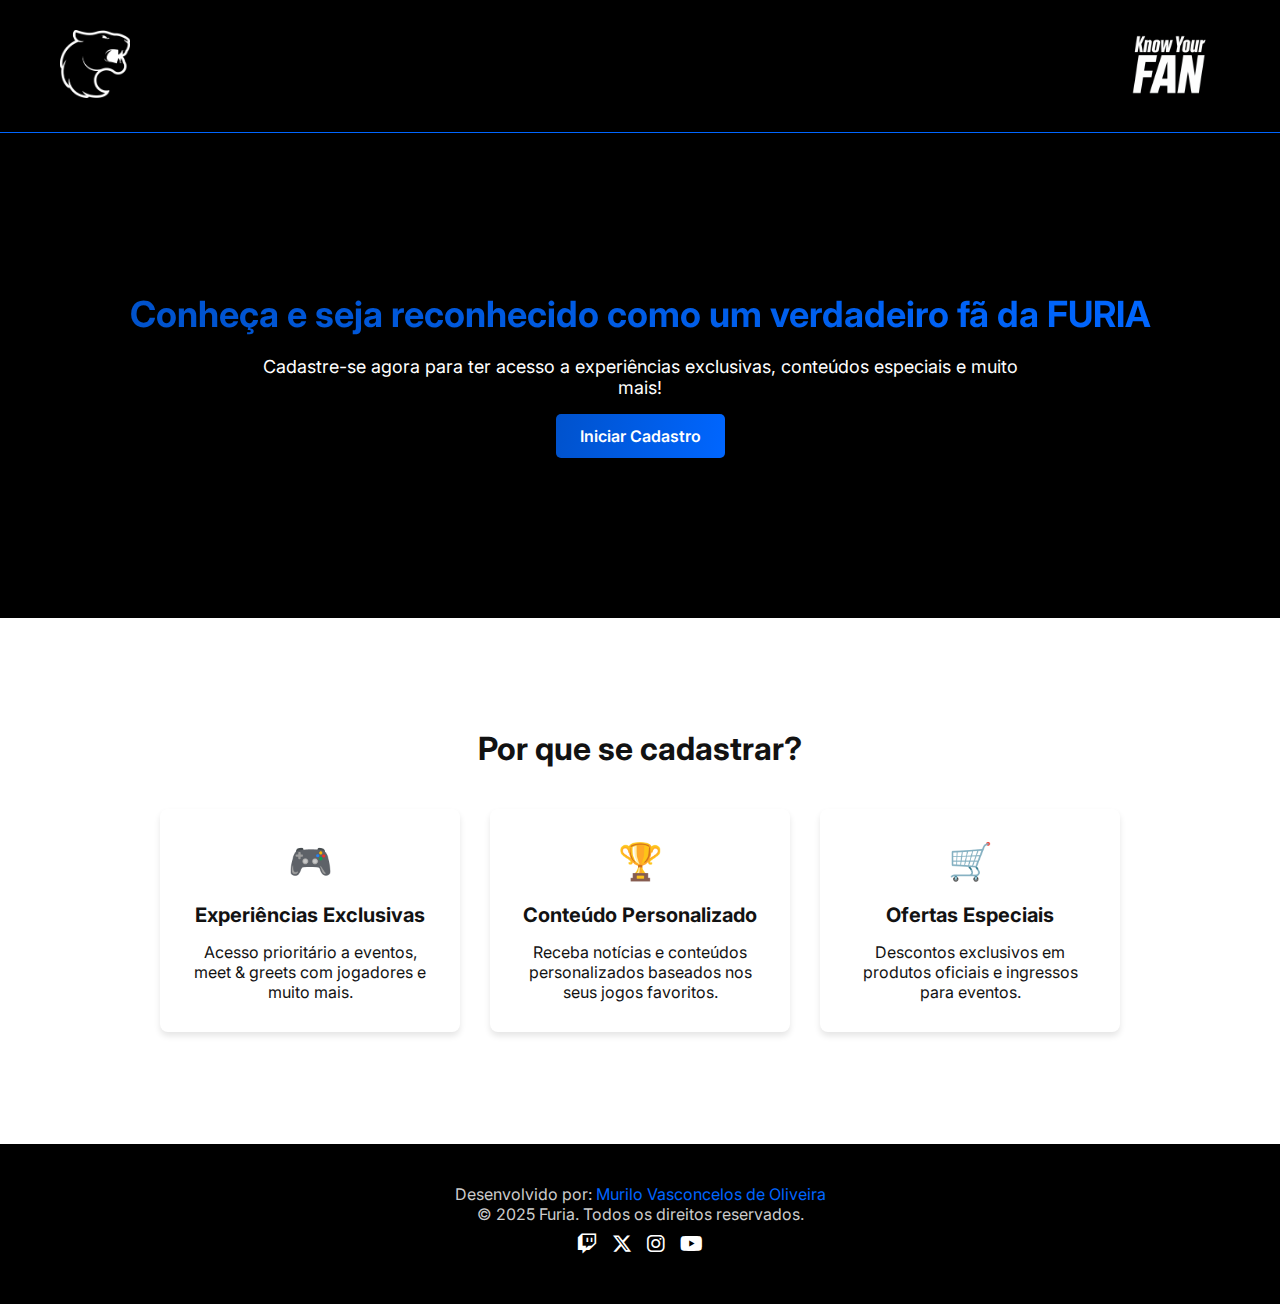
<file: index.html>
<!DOCTYPE html>
<html lang="pt-BR">
<head>
    <meta charset="UTF-8">
    <meta name="viewport" content="width=device-width, initial-scale=1.0">
    <title>Home | FURIA Know Your Fan</title>
    <link rel="stylesheet" href="/public/style.css">
    <link rel="icon" href="img/FURIAlogo.png" type="image/x-icon">
    <link rel="stylesheet" href="https://fonts.googleapis.com/css2?family=Inter:wght@400;500;600;700&display=swap">
    <link rel="stylesheet" href="https://cdnjs.cloudflare.com/ajax/libs/font-awesome/6.5.0/css/all.min.css">
</head>
<body>
    <header class="header">
        <div class="container header-container">
            <div class="logo">
                <img src="/img/FURIAlogo.png" alt="FURIA Logo">
            </div>
            <img src="/img/KnowYourFan.png" alt="Know Your Fan" class="header-image">
        </div>
    </header>

    <main class="main">
        <section class="hero">
            <div class="container hero-container">
                <h2>Conheça e seja reconhecido como um verdadeiro fã da FURIA</h2>
                <p>Cadastre-se agora para ter acesso a experiências exclusivas, conteúdos especiais e muito mais!</p>
                <div class="cta-buttons">
                    <a href="register.html" class="btn btn-primary">Iniciar Cadastro</a>
                </div>
            </div>
        </section>

        <section class="features">
            <div class="container">
                <h2>Por que se cadastrar?</h2>
                <div class="feature-cards">
                    <div class="card">
                        <div class="card-icon">🎮</div>
                        <h3>Experiências Exclusivas</h3>
                        <p>Acesso prioritário a eventos, meet & greets com jogadores e muito mais.</p>
                    </div>
                    <div class="card">
                        <div class="card-icon">🏆</div>
                        <h3>Conteúdo Personalizado</h3>
                        <p>Receba notícias e conteúdos personalizados baseados nos seus jogos favoritos.</p>
                    </div>
                    <div class="card">
                        <div class="card-icon">🛒</div>
                        <h3>Ofertas Especiais</h3>
                        <p>Descontos exclusivos em produtos oficiais e ingressos para eventos.</p>
                    </div>
                </div>
            </div>
        </section>
    </main>

    <footer>
        <div class="footer-container">
            <div class="footer-texto">
                <p>Desenvolvido por: <a href="https://www.linkedin.com/in/murilo-vasconcelos-de-oliveira-5512b1265/" target="_blank">Murilo Vasconcelos de Oliveira</a></p>
                <p>© 2025 Furia. Todos os direitos reservados.</p>
            </div>
            <div class="social-icons">
                <a href="https://www.twitch.tv/team/furia" target="_blank"><i class="fa-brands fa-twitch"></i></a>
                <a href="https://x.com/FURIA" target="_blank"><i class="fa-brands fa-x-twitter"></i></a>
                <a href="https://www.instagram.com/furiagg/" target="_blank"><i class="fa-brands fa-instagram"></i></a>
                <a href="https://www.youtube.com/@FURIAgg" target="_blank"><i class="fa-brands fa-youtube"></i></a>
            </div>
        </div>
        
    </footer>
</body>
</html>
</file>
<file: public/style.css>
:root {
    --blue-400: #5D9EF8;
    --blue-600: #0066FF;
    --blue-700: #0052CC;
    --blue-900: #00337F;
    --gray-800: #1e1e1e;
    --gray-900: #121212;

    --primary-color: #ffb612; /* FURIA Yellow */
    --secondary-color: #000000; /* Black */
    --accent-color: #161616; /* Dark Gray */
    --text-color: #333333;
    --light-color: #f5f5f5;
    --success-color: #28a745;
    --danger-color: #dc3545;
    --border-radius: 8px;
    --box-shadow: 0 4px 6px rgba(0, 0, 0, 0.1);
}


* {
    margin: 0;
    padding: 0;
    box-sizing: border-box;
}

body {
    font-family: 'Inter', sans-serif;
    background-color: black;
    color: white;
    min-height: 100vh;
    display: flex;
    flex-direction: column;
}

.container {
    width: 100%;
    max-width: 1200px;
    margin: 0 auto;
    padding: 0 20px;
}

h1, h2, h3, h4, h5, h6 {
    font-weight: 700;
    line-height: 1.2;
}

.btn {
    display: inline-block;
    padding: 12px 24px;
    font-size: 16px;
    font-weight: 600;
    border-radius: var(--border-radius);
    cursor: pointer;
    transition: all 0.3s ease;
    border: none;
    text-align: center;
}

.btn-primary {
    background: linear-gradient(100deg, var(--blue-700), var(--blue-600));
    color: white;
    border-radius: 5px;
    text-decoration: none;
    transition: 0.3s ease;
    margin: 1rem;
}

.btn-primary:hover {
    background-color: var(--blue-700);
    transform: translateY(-2px);
}

.btn-primary:active {
    background-color: var(--blue-900);
    transform: translateY(0);
}

.header {
    background-color: black;
    border-bottom: var(--blue-600) 1px solid;
    padding: 1rem 0;
}

.header-container {
    display: flex;
    align-items: center;
    justify-content: space-between;
}

.logo img {
    width: 70px;
    
}

.header-image{
    width: 100px;
}

.hero {
    background-color: var(--secondary-color);
    color: white;
    padding: 7rem 0;
    text-align: center;
    background-color: black
}

.hero-container{
    display: flex;
    flex-direction: column;
    align-items: center;
    justify-content: center;
    text-align: center;
    padding: 2rem 0;
}

.hero h2 {
    font-size: 36px;
    padding-top: 1rem;
    margin-bottom: 20px;
    background: linear-gradient(100deg, var(--blue-700), var(--blue-600));
    -webkit-background-clip: text;
    background-clip: text;
    -webkit-text-fill-color: transparent;
}

.hero p {
    font-size: 18px;
    max-width: 800px;
    margin: 0 30px;
}

.features {
    padding: 7rem 0;
    background-color: white;
}

.features h2 {
    text-align: center;
    margin-bottom: 40px;
    font-size: 32px;
    color: var(--gray-900);
}

.feature-cards {
    display: flex;
    flex-wrap: wrap;
    justify-content: center;
    gap: 30px;
}

.card {
    background-color: white;
    border-radius: 8px;
    box-shadow: 0 4px 6px rgba(0, 0, 0, 0.1);
    padding: 30px;
    width: 300px;
    text-align: center;
    transition: transform 0.3s ease;
}

.card:hover {
    transform: translateY(-5px);
}

.card-icon {
    font-size: 36px;
    margin-bottom: 20px;
}

.card h3 {
    font-size: 20px;
    margin-bottom: 15px;
    color: var(--gray-900);
}

.card p {
    font-size: 16px;
    color: var(--gray-900);
}

.register-form, .social-connect {
    padding: 60px 0;
    background-color: white;
}

.form-intro, .section-intro {
    text-align: center;
    margin-bottom: 30px;
    max-width: 800px;
    margin-left: auto;
    margin-right: auto;
}

.form-progress {
    display: flex;
    justify-content: space-between;
    margin-bottom: 30px;
    position: relative;
    max-width: 800px;
    margin-left: auto;
    margin-right: auto;
}

.form-progress::before {
    content: '';
    position: absolute;
    top: 15px;
    left: 0;
    right: 0;
    height: 2px;
    background-color: #e0e0e0;
    z-index: 1;
}

.progress-step {
    position: relative;
    z-index: 2;
    background-color: white;
    padding: 5px 10px;
    border-radius: 20px;
    font-size: 14px;
    color: #777;
}

.progress-step.active {
    color: var(--blue-600);
    font-weight: 600;
}

.form-section {
    display: none;
    max-width: 800px;
    margin: 0 auto;
}

.form-section.active {
    display: block;
}

.form-group {
    margin-bottom: 20px;
}

.form-group label {
    display: block;
    margin-bottom: 8px;
    font-weight: 500;
    color: var(--gray-900);
}

.form-group span {
    color: red;
}

.form-group input, .form-group textarea, .form-group select {
    width: 100%;
    padding: 12px;
    border: 1px solid #ddd;
    border-radius: var(--border-radius);
    font-size: 16px;
}

.form-group textarea {
    min-height: 100px;
    resize: vertical;
}

.form-help {
    font-size: 14px;
    color: #666;
    margin-top: 5px;
}

.checkbox-group {
    display: grid;
    grid-template-columns: repeat(auto-fill, minmax(200px, 1fr));
    gap: 10px;
}

.checkbox-container {
    display: flex;
    align-items: center;
    cursor: pointer;
    font-size: 16px;
}

.checkbox-container input {
    margin-right: 10px;
    width: auto;
}

.terms {
    margin-top: 30px;
}

.terms-link {
    text-decoration: underline;
}

.form-nav {
    display: flex;
    gap: 20px;
    margin-top: 30px;
}

.social-buttons {
    display: grid;
    grid-template-columns: repeat(auto-fill, minmax(300px, 1fr));
    gap: 20px;
    margin-top: 40px;
    margin-bottom: 40px;
}

.social-buttons h4 {
    color: var(--gray-900);
}

.social-connect h3 {
    color: var(--gray-900);
}

.social-connect h2 {
    text-align: center;
    margin-bottom: 20px;
    font-size: 32px;
    color: var(--gray-900);
}

.social-connect p {
    color: var(--gray-900);
}

.social-connect-card {
    display: flex;
    align-items: center;
    background-color: white;
    border-radius: 8px;
    box-shadow: 0 4px 6px rgba(0, 0, 0, 0.1);
    padding: 20px;
    transition: transform 0.3s ease;
}

.social-connect-card:hover {
    transform: translateY(-5px);
}

.titulo-perfil{
    color: var(--gray-900);
    margin-bottom: 10px;
}

.social-icon {
    font-size: 24px;
    margin-right: 15px;
    width: 40px;
    height: 40px;
    display: flex;
    align-items: center;
    justify-content: center;
    border-radius: 50%;
    background-color: #f5f5f5;
}

.social-info {
    flex: 1;
}

.social-info h4 {
    margin-bottom: 5px;
}

.social-info p {
    font-size: 14px;
    color: #666;
}

.connect-input {
    width: 140px;
}

.connect-input input {
    width: 100%;
    padding: 8px;
    border: 1px solid #ddd;
    border-radius: var(--border-radius);
}

.esports-profiles {
    display: grid;
    grid-template-columns: repeat(auto-fill, minmax(250px, 1fr));
    gap: 20px;
    margin-bottom: 30px;
}

.form-note {
    background-color: #f9f9f9;
    padding: 15px;
    border-radius: var(--border-radius);
    margin-bottom: 30px;
}

.form-actions {
    text-align: center;
}

.dashboard-welcome {
    background-color: var(--secondary-color);
    color: white;
    padding: 40px 0;
}

.welcome-header {
    display: flex;
    align-items: center;
}

.user-avatar {
    width: 80px;
    height: 80px;
    border-radius: 50%;
    overflow: hidden;
    background-color: var(--primary-color);
    margin-right: 20px;
    display: flex;
    align-items: center;
    justify-content: center;
    font-size: 36px;
    font-weight: bold;
    color: var(--secondary-color);
}

.user-avatar img {
    width: 100%;
    height: 100%;
    object-fit: cover;
}

.welcome-text h2 {
    color: var(--primary-color);
    margin-bottom: 5px;
}

.section-header {
    text-align: center;
    margin-bottom: 40px;
}

.section-header h2 {
    font-size: 32px;
    color: var(--gray-900);
}

.section-header p {
    color: #666;
    font-size: 18px;
}

.dashboard-profile, .dashboard-insights, .dashboard-recommendations {
    padding: 60px 0;
}

.dashboard-profile {
    background-color: white;
}

.dashboard-insights {
    background-color: #f9f9f9;
}

.profile-cards, .insights-grid, .recommendations-grid {
    display: grid;
    grid-template-columns: repeat(auto-fill, minmax(300px, 1fr));
    gap: 30px;
}

.profile-card{
    color: var(--gray-800);
}

.profile-card, .insight-card, .recommendation-card {
    background-color: white;
    border-radius: 8px;
    box-shadow: 0 4px 6px rgba(0, 0, 0, 0.1);
    padding: 25px;
    transition: transform 0.3s ease;
}

.profile-card:hover, .insight-card:hover, .recommendation-card:hover {
    transform: translateY(-5px);
}

.profile-info {
    list-style: none;
    margin: 0;
    padding: 0;
}

.profile-info li {
    margin-bottom: 10px;
    padding-bottom: 10px;
    border-bottom: 1px solid #eee;
}

.profile-info li:last-child {
    border-bottom: none;
}

.verified {
    color: var(--success-color);
    font-weight: 600;
}

.not-verified {
    color: var(--danger-color);
}

.game-tags, .experience-list, .social-connections {
    display: flex;
    flex-wrap: wrap;
    gap: 10px;
    margin-top: 15px;
}

.game-tag {
    background-color: #f0f0f0;
    padding: 5px 10px;
    border-radius: 20px;
    font-size: 14px;
}

.experience-item, .social-connection-item {
    display: flex;
    align-items: center;
    background-color: #f9f9f9;
    padding: 8px 12px;
    border-radius: 20px;
    font-size: 14px;
}

.experience-icon, .social-platform-icon {
    margin-right: 8px;
}

.progress-bar {
    height: 10px;
    background-color: #eee;
    border-radius: 5px;
    overflow: hidden;
    margin: 15px 0;
}

.progress {
    height: 100%;
    background-color: var(--primary-color);
}

.progress-value {
    text-align: right;
    font-weight: 600;
    font-size: 18px;
    color: var(--secondary-color);
}

.recommendation-icon {
    font-size: 36px;
    margin-bottom: 15px;
}

.recommendation-list {
    list-style: none;
    padding: 0;
    margin: 15px 0 0;
}

.recommendation-list li {
    padding: 8px 0;
    border-bottom: 1px solid #eee;
}

.recommendation-list li:last-child {
    border-bottom: none;
}

.dashboard-cta {
    background-color: var(--primary-color);
    color: var(--secondary-color);
    padding: 60px 0;
    text-align: center;
}

.dashboard-cta h2 {
    font-size: 32px;
    margin-bottom: 15px;
}

.dashboard-cta p {
    max-width: 800px;
    margin: 0 auto 30px;
    font-size: 18px;
}

.dashboard-cta .btn {
    background-color: var(--secondary-color);
    color: white;
}

.dashboard-cta .btn:hover {
    background-color: #333;
}

.footer-container{
    padding-top: 2rem;
    padding-bottom: 3rem;
    text-align: center;
    color: #ccc;
}

.footer-texto{
    padding: 0.5rem;
}

.footer-texto a{
    color: var(--blue-600);
    text-decoration: none;
    transition: color 0.2s;
}

.footer-texto a:hover{
    color: var(--blue-700);
}

.footer-texto a:active{
    color: var(--blue-900);
}

.social-icons {
    display: flex;
    gap: 15px;
    justify-content: center;
  }
  
  .social-icons a {
    text-decoration: none;
    color: #ffffff; /* cor padrão dos ícones */
    font-size: 20px; /* tamanho dos ícones */
    transition: color 0.3s ease;
  }
  
  .social-icons a:hover {
    color: var(--blue-700); /* muda a cor no hover */
  }
</file>
